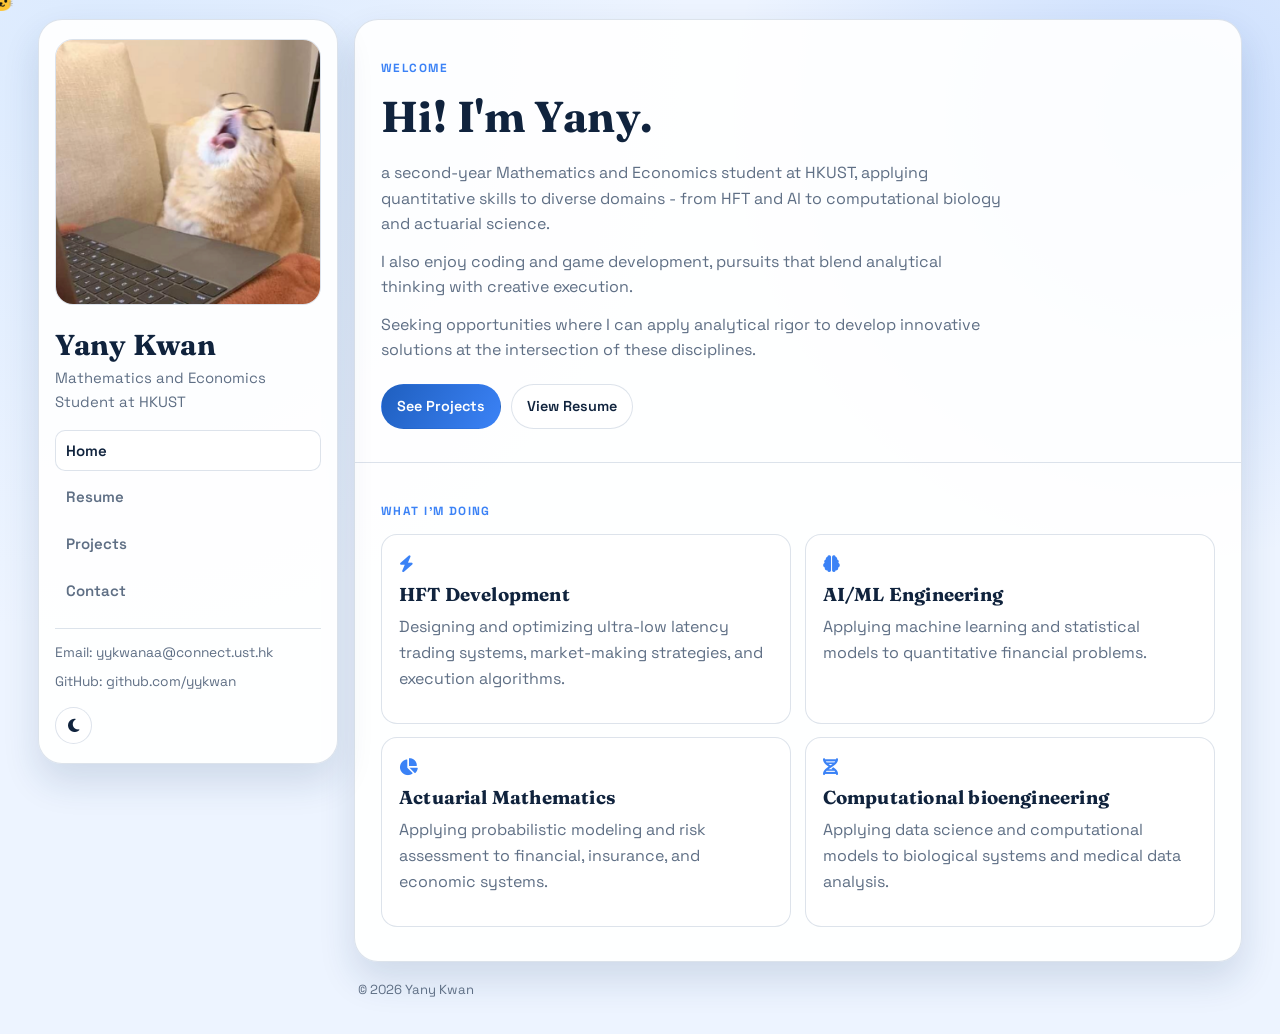
<file: index.html>
<!DOCTYPE html>
<html lang="en">
<head>
    <meta charset="UTF-8">
    <meta name="viewport" content="width=device-width, initial-scale=1.0">
    <title>Yany Kwan | Portfolio</title>
    <meta name="description" content="Personal website of Yany Kwan.">
    <link rel="stylesheet" href="style.css">
    <link rel="stylesheet" href="https://cdnjs.cloudflare.com/ajax/libs/font-awesome/6.4.0/css/all.min.css">
    <link rel="preconnect" href="https://fonts.googleapis.com">
    <link rel="preconnect" href="https://fonts.gstatic.com" crossorigin>
    <link href="https://fonts.googleapis.com/css2?family=Fraunces:opsz,wght@9..144,500;9..144,700&family=Space+Grotesk:wght@400;500;600;700&display=swap" rel="stylesheet">
    <link rel="icon" type="image/x-icon" href="assets/favicon.ico">
    <script defer src="script.js"></script>
</head>
<body>
    <span id="catCursorFollower" class="cat-cursor-follower" aria-hidden="true">🐱</span>

    <div class="layout cat-cursor">
        <aside class="sidebar reveal" data-reveal>
            <img class="avatar" src="assets/profile_cat_pic.png" alt="Yany Kwan profile image">
            <h1 class="name">Yany Kwan</h1>
            <p class="subtitle">Mathematics and Economics Student at HKUST</p>

            <nav class="side-nav" aria-label="Main">
                <a href="index.html" class="active">Home</a>
                <a href="resume.html">Resume</a>
                <a href="project.html">Projects</a>
                <a href="contact.html">Contact</a>
            </nav>

            <div class="side-meta">
                <span>Email: yykwanaa@connect.ust.hk</span>
                <span>GitHub: github.com/yykwan</span>
            </div>

            <button class="theme-toggle" id="themeToggle" aria-label="Toggle theme"><i class="fas fa-moon"></i></button>
        </aside>

        <main class="content">
            <div class="panel">
                <section class="panel-section">
                    <span class="eyebrow">Welcome</span>
                    <h2 class="hero-title">Hi! I'm Yany.</h2>
                    <p class="hero-copy">a second-year Mathematics and Economics student at HKUST, applying quantitative skills to diverse domains - from HFT and AI to computational biology and actuarial science.</p>
                    <p class="hero-copy">I also enjoy coding and game development, pursuits that blend analytical thinking with creative execution.</p>
                    <p class="hero-copy">Seeking opportunities where I can apply analytical rigor to develop innovative solutions at the intersection of these disciplines.</p>
                    <div class="cta-row">
                        <a class="btn btn-primary" href="project.html">See Projects</a>
                        <a class="btn btn-secondary" href="resume.html">View Resume</a>
                    </div>
                </section>

                <section class="panel-section">
                    <span class="eyebrow">What I'm Doing</span>
                    <div class="card-grid reveal" data-reveal>
                        <article class="feature-card">
                            <i class="fas fa-bolt"></i>
                            <h3 class="feature-title">HFT Development</h3>
                            <p class="muted">Designing and optimizing ultra-low latency trading systems, market-making strategies, and execution algorithms.</p>
                        </article>
                        <article class="feature-card">
                            <i class="fas fa-brain"></i>
                            <h3 class="feature-title">AI/ML Engineering</h3>
                            <p class="muted">Applying machine learning and statistical models to quantitative financial problems.</p>
                        </article>
                        <article class="feature-card">
                            <i class="fas fa-chart-pie"></i>
                            <h3 class="feature-title">Actuarial Mathematics</h3>
                            <p class="muted">Applying probabilistic modeling and risk assessment to financial, insurance, and economic systems.</p>
                        </article>
                        <article class="feature-card">
                            <i class="fas fa-dna"></i>
                            <h3 class="feature-title">Computational bioengineering</h3>
                            <p class="muted">Applying data science and computational models to biological systems and medical data analysis.</p>
                        </article>
                    </div>
                </section>
            </div>

            <footer class="site-footer">
                <span>&copy; <span id="currentYear"></span> Yany Kwan</span>
            </footer>
        </main>
    </div>
</body>
</html>
</file>
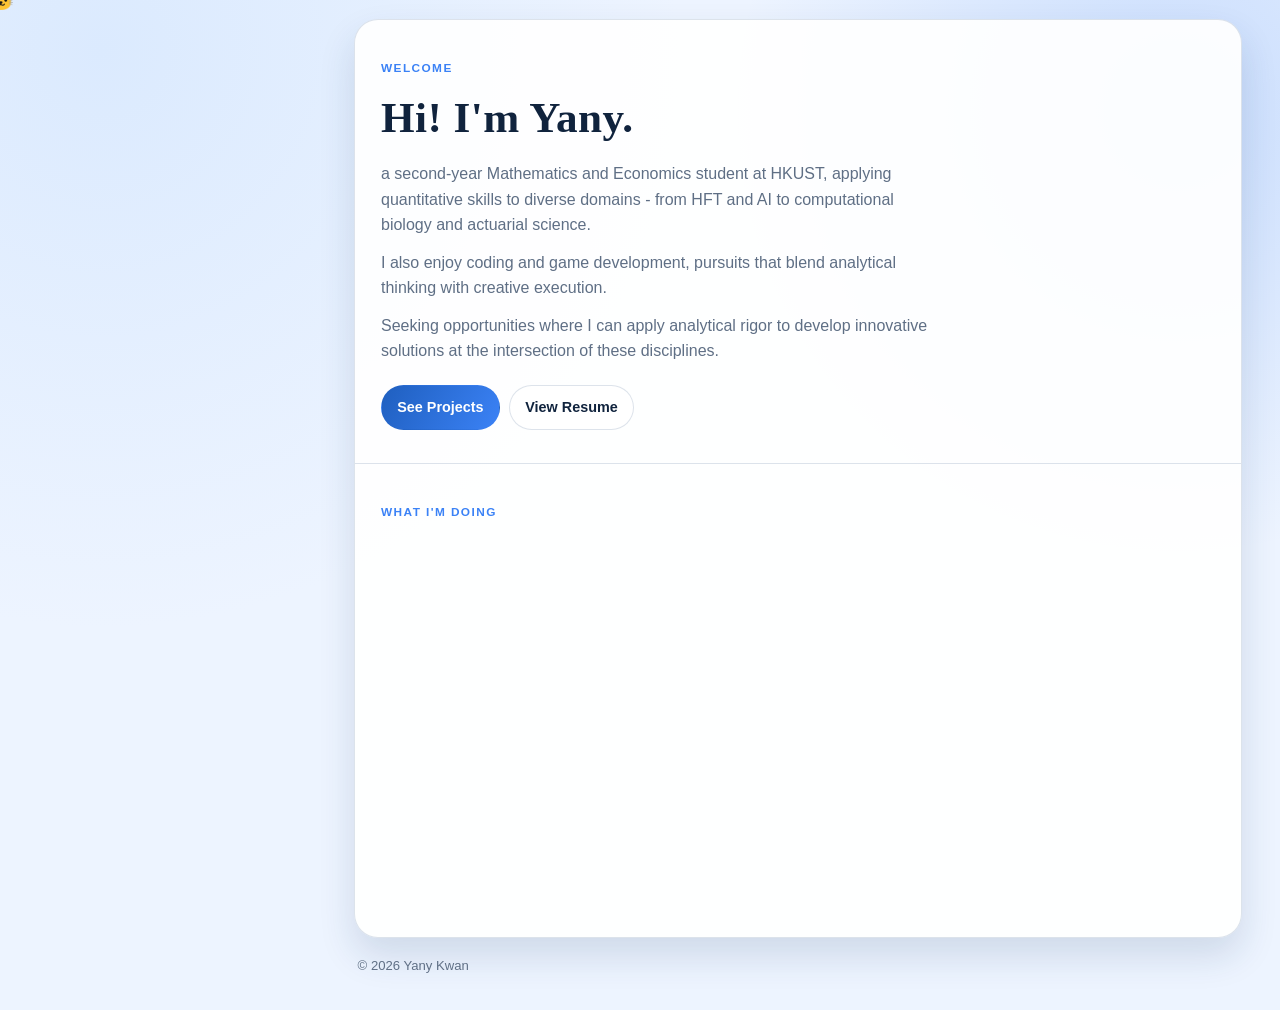
<file: about.html>
<!DOCTYPE html>
<html lang="en">
<head>
    <meta charset="UTF-8">
    <meta http-equiv="refresh" content="0; url=index.html">
    <meta name="viewport" content="width=device-width, initial-scale=1.0">
    <title>About | Yany Kwan</title>
    <link rel="icon" type="image/x-icon" href="assets/favicon.ico">
</head>
<body>
    <p>About is now merged into Home. If you are not redirected, <a href="index.html">go to Home</a>.</p>
</body>
</html>
</file>
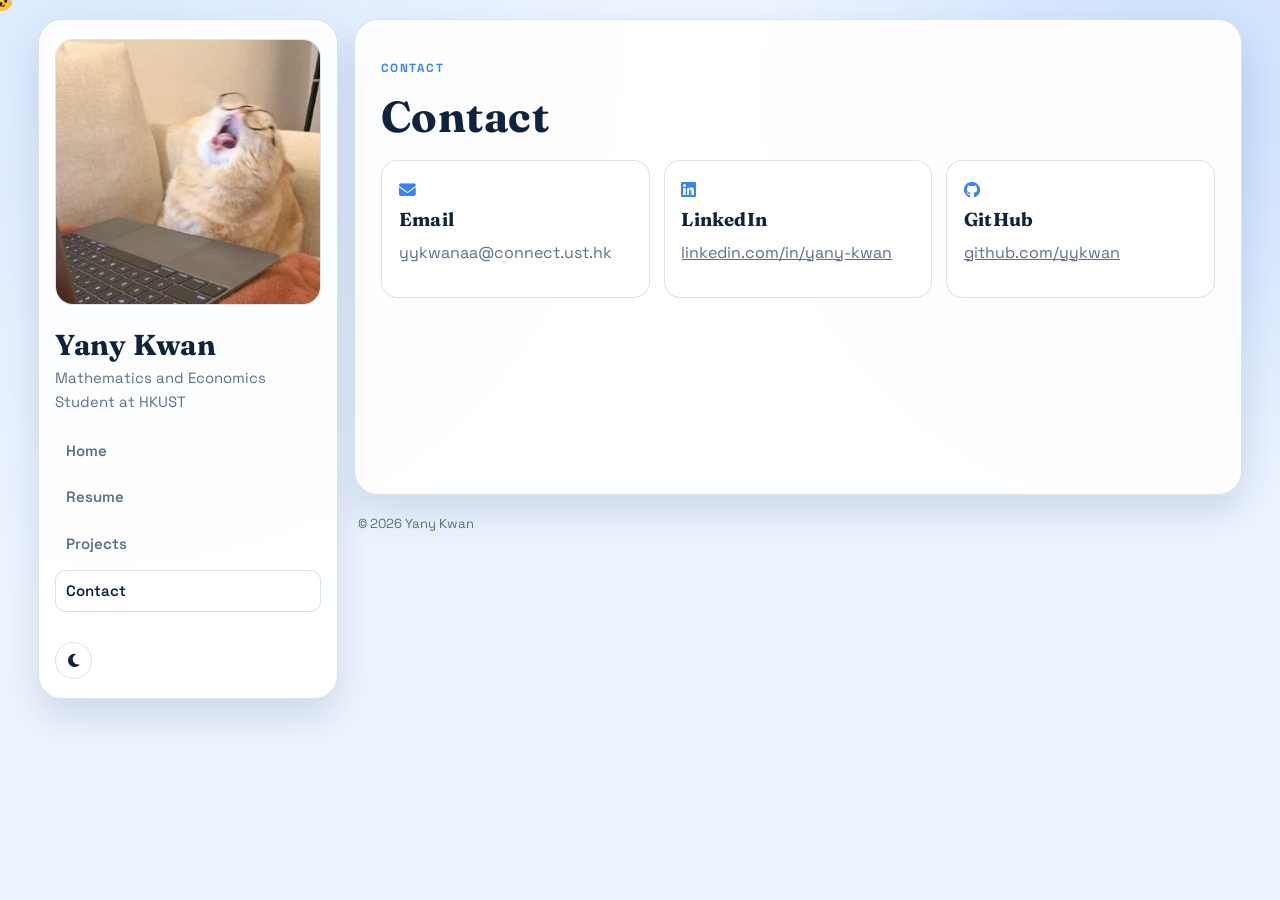
<file: contact.html>
<!DOCTYPE html>
<html lang="en">
<head>
    <meta charset="UTF-8">
    <meta name="viewport" content="width=device-width, initial-scale=1.0">
    <title>Contact | Yany Kwan</title>
    <meta name="description" content="Contact details of Yany Kwan.">
    <link rel="stylesheet" href="style.css">
    <link rel="stylesheet" href="https://cdnjs.cloudflare.com/ajax/libs/font-awesome/6.4.0/css/all.min.css">
    <link rel="preconnect" href="https://fonts.googleapis.com">
    <link rel="preconnect" href="https://fonts.gstatic.com" crossorigin>
    <link href="https://fonts.googleapis.com/css2?family=Fraunces:opsz,wght@9..144,500;9..144,700&family=Space+Grotesk:wght@400;500;600;700&display=swap" rel="stylesheet">
    <link rel="icon" type="image/x-icon" href="assets/favicon.ico">
    <script defer src="script.js"></script>
</head>
<body>
    <span id="catCursorFollower" class="cat-cursor-follower" aria-hidden="true">🐱</span>

    <div class="layout cat-cursor">
        <aside class="sidebar reveal" data-reveal>
            <img class="avatar" src="assets/profile_cat_pic.png" alt="Yany Kwan profile image">
            <h1 class="name">Yany Kwan</h1>
            <p class="subtitle">Mathematics and Economics Student at HKUST</p>
            <nav class="side-nav" aria-label="Main">
                <a href="index.html">Home</a>
                <a href="resume.html">Resume</a>
                <a href="project.html">Projects</a>
                <a href="contact.html" class="active">Contact</a>
            </nav>
            <button class="theme-toggle" id="themeToggle" aria-label="Toggle theme"><i class="fas fa-moon"></i></button>
        </aside>

        <main class="content">
            <div class="panel">
                <section class="panel-section reveal" data-reveal>
                    <span class="eyebrow">Contact</span>
                    <h2 class="hero-title">Contact</h2>
                    <div class="contact-grid">
                        <article class="contact-card">
                            <i class="fas fa-envelope"></i>
                            <h3 class="contact-title">Email</h3>
                            <p class="muted">yykwanaa@connect.ust.hk</p>
                        </article>
                        <article class="contact-card">
                            <i class="fab fa-linkedin"></i>
                            <h3 class="contact-title">LinkedIn</h3>
                            <p class="muted"><a href="https://www.linkedin.com/in/yany-kwan-92737424a" target="_blank" rel="noopener noreferrer">linkedin.com/in/yany-kwan</a></p>
                        </article>
                        <article class="contact-card">
                            <i class="fab fa-github"></i>
                            <h3 class="contact-title">GitHub</h3>
                            <p class="muted"><a href="https://github.com/yykwan" target="_blank" rel="noopener noreferrer">github.com/yykwan</a></p>
                        </article>
                    </div>
                </section>
            </div>

            <footer class="site-footer">
                <span>&copy; <span id="currentYear"></span> Yany Kwan</span>
            </footer>
        </main>
    </div>
</body>
</html>
</file>
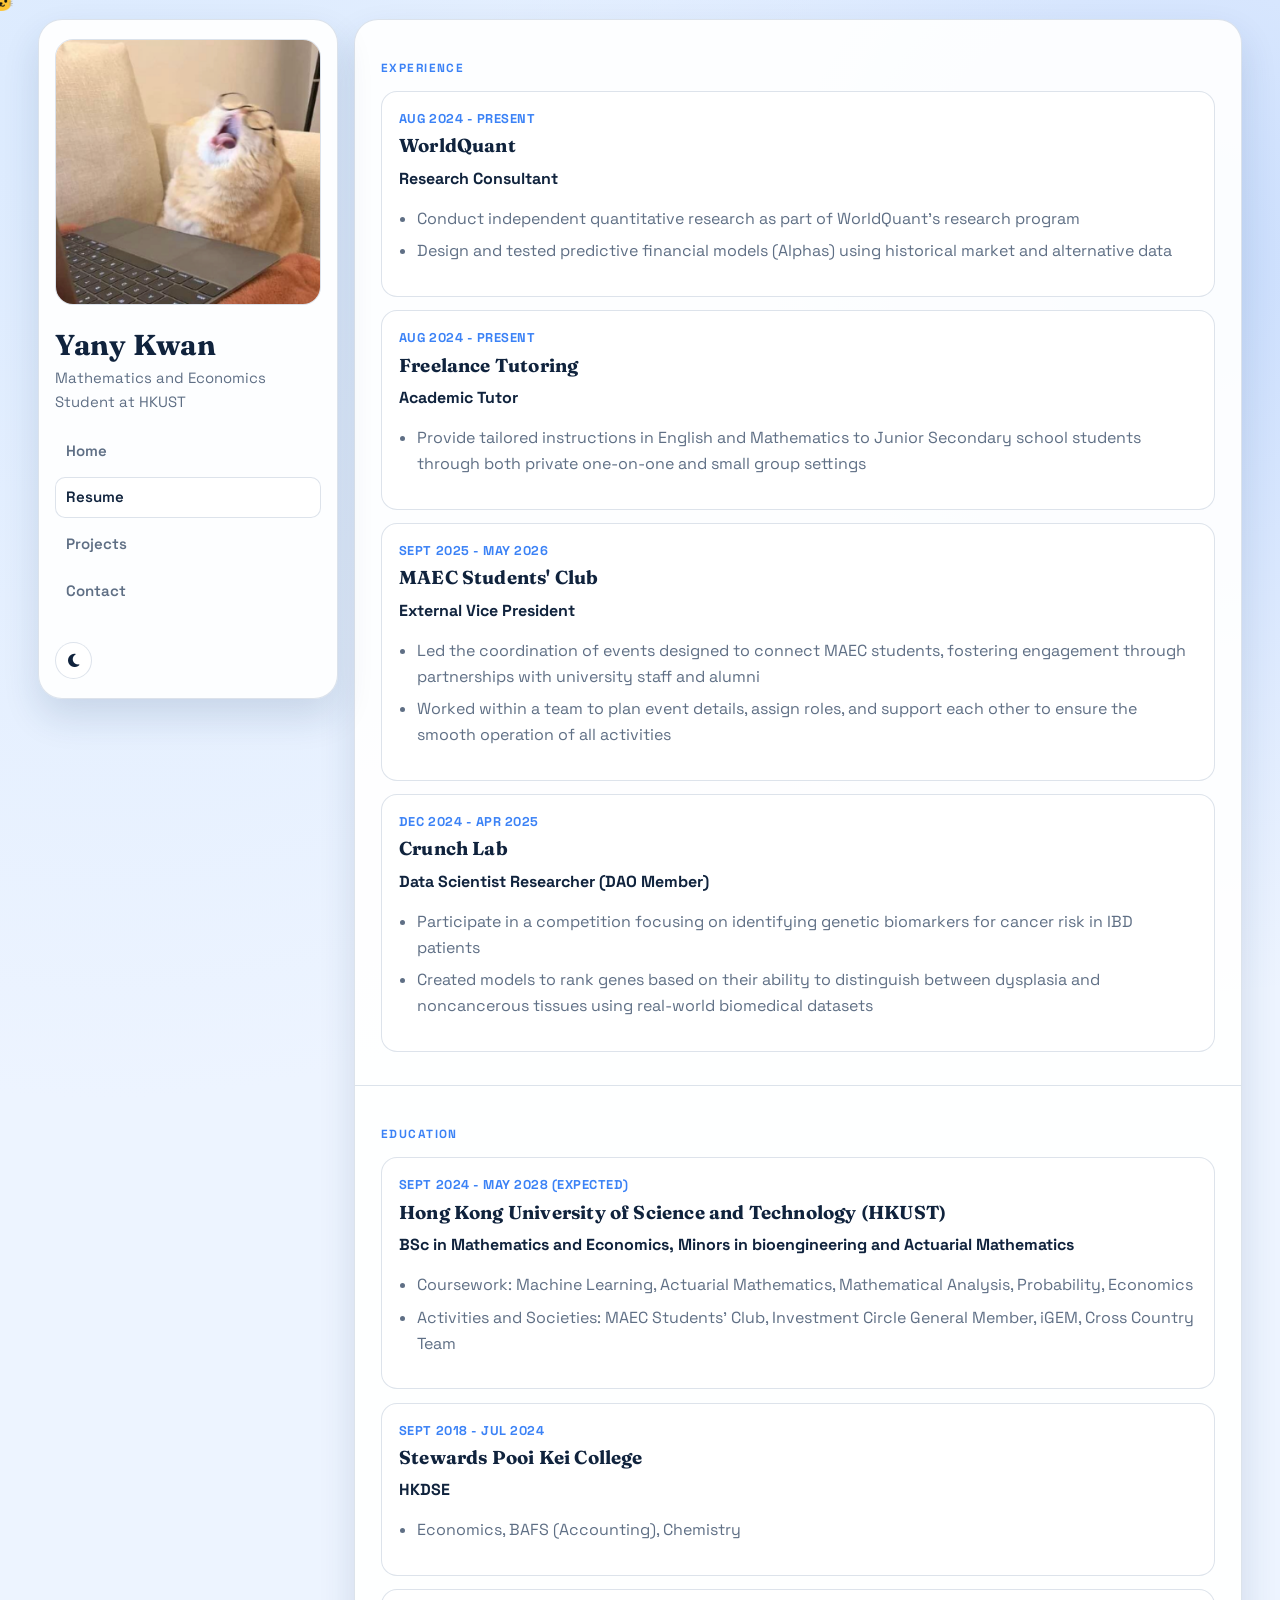
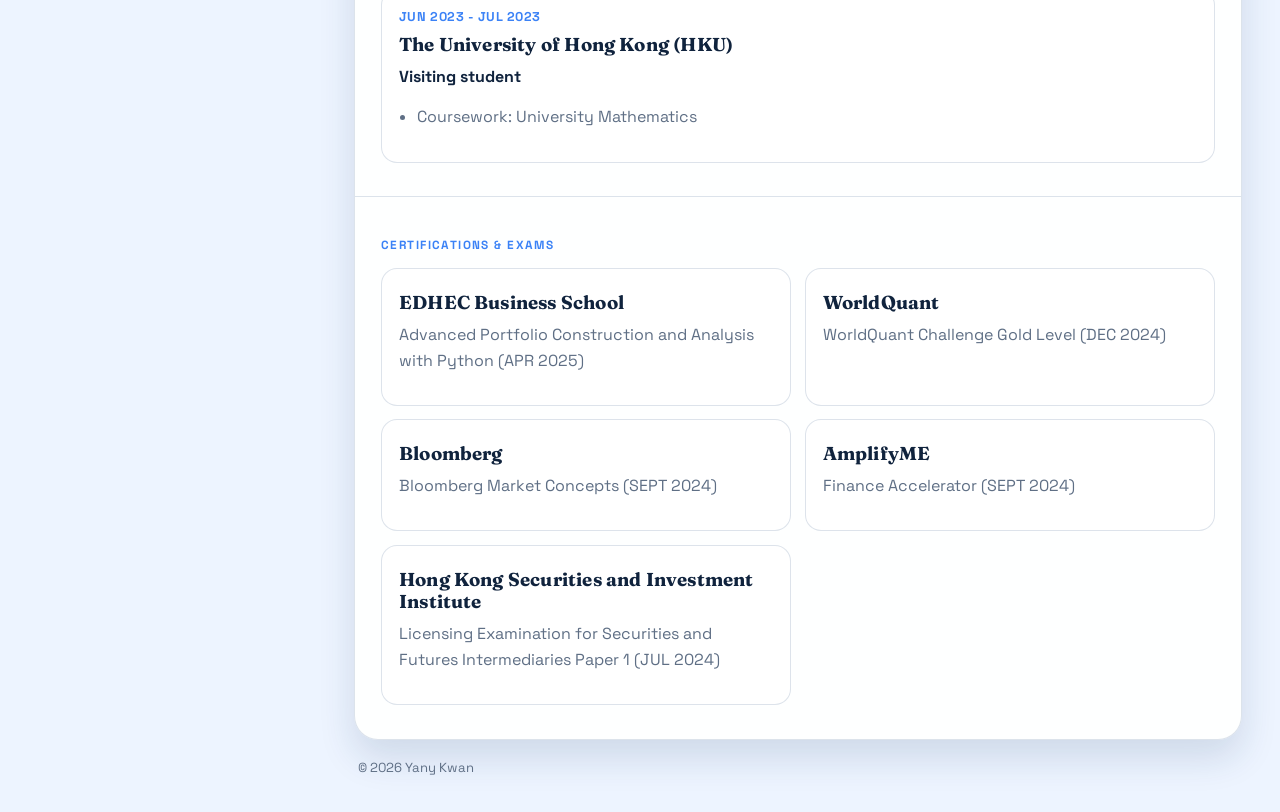
<file: resume.html>
<!DOCTYPE html>
<html lang="en">
<head>
    <meta charset="UTF-8">
    <meta name="viewport" content="width=device-width, initial-scale=1.0">
    <title>Resume | Yany Kwan</title>
    <meta name="description" content="Resume of Yany Kwan.">
    <link rel="stylesheet" href="style.css">
    <link rel="stylesheet" href="https://cdnjs.cloudflare.com/ajax/libs/font-awesome/6.4.0/css/all.min.css">
    <link rel="preconnect" href="https://fonts.googleapis.com">
    <link rel="preconnect" href="https://fonts.gstatic.com" crossorigin>
    <link href="https://fonts.googleapis.com/css2?family=Fraunces:opsz,wght@9..144,500;9..144,700&family=Space+Grotesk:wght@400;500;600;700&display=swap" rel="stylesheet">
    <link rel="icon" type="image/x-icon" href="assets/favicon.ico">
    <script defer src="script.js"></script>
</head>
<body>
    <span id="catCursorFollower" class="cat-cursor-follower" aria-hidden="true">🐱</span>

    <div class="layout cat-cursor">
        <aside class="sidebar reveal" data-reveal>
            <img class="avatar" src="assets/profile_cat_pic.png" alt="Yany Kwan profile image">
            <h1 class="name">Yany Kwan</h1>
            <p class="subtitle">Mathematics and Economics Student at HKUST</p>
            <nav class="side-nav" aria-label="Main">
                <a href="index.html">Home</a>
                <a href="resume.html" class="active">Resume</a>
                <a href="project.html">Projects</a>
                <a href="contact.html">Contact</a>
            </nav>
            <button class="theme-toggle" id="themeToggle" aria-label="Toggle theme"><i class="fas fa-moon"></i></button>
        </aside>

        <main class="content">
            <div class="panel">
                <section class="panel-section reveal" data-reveal>
                    <span class="eyebrow">Experience</span>
                    <div class="timeline">
                        <article class="timeline-entry">
                            <div class="timeline-meta">AUG 2024 - Present</div>
                            <h3 class="timeline-role">WorldQuant</h3>
                            <p><strong>Research Consultant</strong></p>
                            <ul class="muted">
                                <li>Conduct independent quantitative research as part of WorldQuant's research program</li>
                                <li>Design and tested predictive financial models (Alphas) using historical market and alternative data</li>
                            </ul>
                        </article>
                        <article class="timeline-entry">
                            <div class="timeline-meta">AUG 2024 - Present</div>
                            <h3 class="timeline-role">Freelance Tutoring</h3>
                            <p><strong>Academic Tutor</strong></p>
                            <ul class="muted">
                                <li>Provide tailored instructions in English and Mathematics to Junior Secondary school students through both private one-on-one and small group settings</li>
                            </ul>
                        </article>
                        <article class="timeline-entry">
                            <div class="timeline-meta">SEPT 2025 - MAY 2026</div>
                            <h3 class="timeline-role">MAEC Students' Club</h3>
                            <p><strong>External Vice President</strong></p>
                            <ul class="muted">
                                <li>Led the coordination of events designed to connect MAEC students, fostering engagement through partnerships with university staff and alumni</li>
                                <li>Worked within a team to plan event details, assign roles, and support each other to ensure the smooth operation of all activities</li>
                            </ul>
                        </article>
                        <article class="timeline-entry">
                            <div class="timeline-meta">DEC 2024 - APR 2025</div>
                            <h3 class="timeline-role">Crunch Lab</h3>
                            <p><strong>Data Scientist Researcher (DAO Member)</strong></p>
                            <ul class="muted">
                                <li>Participate in a competition focusing on identifying genetic biomarkers for cancer risk in IBD patients</li>
                                <li>Created models to rank genes based on their ability to distinguish between dysplasia and noncancerous tissues using real-world biomedical datasets</li>
                            </ul>
                        </article>
                    </div>
                </section>

                <section class="panel-section reveal" data-reveal>
                    <span class="eyebrow">Education</span>
                    <div class="timeline">
                        <article class="timeline-entry">
                            <div class="timeline-meta">SEPT 2024 - MAY 2028 (EXPECTED)</div>
                            <h3 class="timeline-role">Hong Kong University of Science and Technology (HKUST)</h3>
                            <p><strong>BSc in Mathematics and Economics, Minors in bioengineering and Actuarial Mathematics</strong></p>
                            <ul class="muted">
                                <li>Coursework: Machine Learning, Actuarial Mathematics, Mathematical Analysis, Probability, Economics</li>
                                <li>Activities and Societies: MAEC Students' Club, Investment Circle General Member, iGEM, Cross Country Team</li>
                            </ul>
                        </article>
                        <article class="timeline-entry">
                            <div class="timeline-meta">SEPT 2018 - JUL 2024</div>
                            <h3 class="timeline-role">Stewards Pooi Kei College</h3>
                            <p><strong>HKDSE</strong></p>
                            <ul class="muted">
                                <li>Economics, BAFS (Accounting), Chemistry</li>
                            </ul>
                        </article>
                        <article class="timeline-entry">
                            <div class="timeline-meta">JUN 2023 - JUL 2023</div>
                            <h3 class="timeline-role">The University of Hong Kong (HKU)</h3>
                            <p><strong>Visiting student</strong></p>
                            <ul class="muted">
                                <li>Coursework: University Mathematics</li>
                            </ul>
                        </article>
                    </div>
                </section>

                <section class="panel-section reveal" data-reveal>
                    <span class="eyebrow">Certifications & Exams</span>
                    <div class="card-grid">
                        <article class="feature-card">
                            <h3 class="feature-title">EDHEC Business School</h3>
                            <p class="muted">Advanced Portfolio Construction and Analysis with Python (APR 2025)</p>
                        </article>
                        <article class="feature-card">
                            <h3 class="feature-title">WorldQuant</h3>
                            <p class="muted">WorldQuant Challenge Gold Level (DEC 2024)</p>
                        </article>
                        <article class="feature-card">
                            <h3 class="feature-title">Bloomberg</h3>
                            <p class="muted">Bloomberg Market Concepts (SEPT 2024)</p>
                        </article>
                        <article class="feature-card">
                            <h3 class="feature-title">AmplifyME</h3>
                            <p class="muted">Finance Accelerator (SEPT 2024)</p>
                        </article>
                        <article class="feature-card">
                            <h3 class="feature-title">Hong Kong Securities and Investment Institute</h3>
                            <p class="muted">Licensing Examination for Securities and Futures Intermediaries Paper 1 (JUL 2024)</p>
                        </article>
                    </div>
                </section>
            </div>

            <footer class="site-footer">
                <span>&copy; <span id="currentYear"></span> Yany Kwan</span>
            </footer>
        </main>
    </div>
</body>
</html>
</file>
<file: style.css>
:root {
    --bg: #edf4ff;
    --bg-2: #dbeafe;
    --surface: rgba(255, 255, 255, 0.92);
    --surface-strong: #ffffff;
    --text: #10233d;
    --muted: #5f6f85;
    --line: rgba(45, 84, 133, 0.16);
    --brand: #1f5fbf;
    --brand-2: #3b82f6;
    --shadow: 0 18px 36px rgba(22, 56, 102, 0.14);
    --radius-lg: 24px;
    --radius-md: 16px;
}

body.dark-theme {
    --bg: #0d1a2d;
    --bg-2: #152844;
    --surface: rgba(22, 39, 64, 0.88);
    --surface-strong: #1c3254;
    --text: #e7f0ff;
    --muted: #a8b7cf;
    --line: rgba(180, 210, 255, 0.2);
    --brand: #60a5fa;
    --brand-2: #8ab9ff;
    --shadow: 0 20px 36px rgba(4, 10, 20, 0.5);
}

* {
    box-sizing: border-box;
}

html,
body {
    margin: 0;
    padding: 0;
    min-height: 100%;
}

body {
    font-family: "Space Grotesk", "Segoe UI", sans-serif;
    color: var(--text);
    background: radial-gradient(circle at 8% 5%, var(--bg-2), transparent 38%),
        radial-gradient(circle at 92% 11%, rgba(59, 130, 246, 0.2), transparent 30%),
        var(--bg);
    line-height: 1.62;
    overflow-x: hidden;
}

h1,
h2,
h3,
h4 {
    margin: 0 0 0.72rem;
    font-family: "Fraunces", Georgia, serif;
    letter-spacing: 0.01em;
    line-height: 1.2;
}

p {
    margin: 0 0 0.88rem;
}

ul {
    margin: 0.62rem 0 0.92rem 1.15rem;
    padding: 0;
}

li {
    margin-bottom: 0.42rem;
}

a {
    color: inherit;
}

@media (hover: hover) and (pointer: fine) {
    body,
    .cat-cursor,
    .cat-cursor * {
        cursor: none !important;
    }
}

.layout {
    width: min(1220px, 94vw);
    margin: 1.2rem auto 2rem;
    display: grid;
    grid-template-columns: 300px 1fr;
    gap: 1rem;
}

.sidebar {
    position: sticky;
    top: 14px;
    align-self: start;
    padding: 1.2rem 1rem;
    border-radius: var(--radius-lg);
    border: 1px solid var(--line);
    background: var(--surface);
    box-shadow: var(--shadow);
}

.avatar {
    width: 100%;
    aspect-ratio: 1 / 1;
    object-fit: cover;
    border-radius: 18px;
    border: 1px solid var(--line);
    margin-bottom: 0.95rem;
}

.name {
    font-size: 1.8rem;
    margin-bottom: 0.2rem;
}

.subtitle {
    color: var(--muted);
    font-size: 0.93rem;
    margin-bottom: 1rem;
}

.side-nav {
    display: grid;
    gap: 0.35rem;
    margin-bottom: 1rem;
}

.side-nav a {
    text-decoration: none;
    border: 1px solid transparent;
    border-radius: 10px;
    padding: 0.46rem 0.62rem;
    color: var(--muted);
    font-size: 0.94rem;
    font-weight: 600;
}

.side-nav a.active,
.side-nav a:hover {
    color: var(--text);
    border-color: var(--line);
    background: var(--surface-strong);
}

.side-meta {
    border-top: 1px solid var(--line);
    padding-top: 0.75rem;
    margin-top: 0.25rem;
    display: grid;
    gap: 0.45rem;
    font-size: 0.86rem;
    color: var(--muted);
}

.theme-toggle {
    margin-top: 0.9rem;
    border: 1px solid var(--line);
    background: var(--surface-strong);
    color: var(--text);
    width: 2.3rem;
    height: 2.3rem;
    border-radius: 50%;
    font-size: 0.95rem;
    display: inline-flex;
    align-items: center;
    justify-content: center;
}

.content {
    display: grid;
    gap: 1rem;
}

.panel {
    border-radius: var(--radius-lg);
    border: 1px solid var(--line);
    background: var(--surface);
    box-shadow: var(--shadow);
    overflow: hidden;
}

.panel-section {
    padding: 2.1rem clamp(1rem, 2vw, 2rem);
}

.panel-section + .panel-section {
    border-top: 1px solid var(--line);
}

.eyebrow {
    display: inline-block;
    font-size: 0.74rem;
    text-transform: uppercase;
    letter-spacing: 0.12em;
    color: var(--brand-2);
    font-weight: 700;
    margin-bottom: 0.88rem;
}

.hero-title {
    font-size: clamp(1.75rem, 4vw, 2.7rem);
    margin-bottom: 1.05rem;
}

.hero-copy {
    color: var(--muted);
    font-size: 1rem;
    max-width: 62ch;
    margin-bottom: 0.7rem;
}

.cta-row {
    margin-top: 1.3rem;
    display: flex;
    flex-wrap: wrap;
    gap: 0.58rem;
}

.btn {
    text-decoration: none;
    border-radius: 999px;
    padding: 0.6rem 0.95rem;
    border: 1px solid var(--line);
    font-size: 0.9rem;
    font-weight: 600;
}

.btn-primary {
    background: linear-gradient(120deg, var(--brand), #3b82f6);
    color: #fff;
    border-color: transparent;
}

.btn-secondary {
    background: var(--surface-strong);
    color: var(--text);
}

.card-grid,
.project-grid,
.contact-grid {
    display: grid;
    grid-template-columns: repeat(12, 1fr);
    gap: 0.85rem;
}

.feature-card,
.timeline-entry,
.project-card,
.contact-card {
    border: 1px solid var(--line);
    border-radius: var(--radius-md);
    background: var(--surface-strong);
    padding: 1.06rem;
}

.feature-card {
    grid-column: span 6;
}

.feature-card i,
.contact-card i {
    color: var(--brand-2);
    font-size: 1.05rem;
}

.feature-title,
.timeline-role,
.project-title,
.contact-title {
    font-weight: 700;
    margin-top: 0.35rem;
    margin-bottom: 0.5rem;
}

.timeline {
    display: grid;
    gap: 0.84rem;
}

.timeline-meta {
    font-size: 0.8rem;
    color: var(--brand-2);
    letter-spacing: 0.04em;
    font-weight: 700;
    text-transform: uppercase;
    margin-bottom: 0.3rem;
}

.muted {
    color: var(--muted);
}

.filter-row,
.skill-row,
.tag-row {
    margin-top: 0.72rem;
    display: flex;
    flex-wrap: wrap;
    gap: 0.45rem;
}

.filter-btn,
.skill-pill,
.tag {
    border-radius: 999px;
    border: 1px solid var(--line);
    font-size: 0.76rem;
    padding: 0.28rem 0.7rem;
    background: rgba(59, 130, 246, 0.11);
    color: var(--text);
}

.filter-btn {
    background: var(--surface-strong);
    color: var(--muted);
}

.filter-btn.active {
    background: linear-gradient(120deg, var(--brand), #3b82f6);
    color: #fff;
    border-color: transparent;
}

.project-card {
    grid-column: span 6;
}

.project-card.hidden {
    display: none;
}

.project-media {
    width: 100%;
    border-radius: 12px;
    border: 1px solid var(--line);
    margin-top: 0.7rem;
}

.project-links {
    display: flex;
    flex-wrap: wrap;
    gap: 0.62rem;
    margin-top: 0.72rem;
}

.project-links a {
    font-size: 0.84rem;
    color: var(--brand-2);
    text-decoration: none;
    font-weight: 600;
}

.contact-card {
    grid-column: span 4;
}

.site-footer {
    font-size: 0.82rem;
    color: var(--muted);
    padding: 0.1rem 0.2rem;
}

.lightbox {
    position: fixed;
    inset: 0;
    background: rgba(7, 11, 20, 0.82);
    display: none;
    align-items: center;
    justify-content: center;
    z-index: 90;
    padding: 1rem;
}

.lightbox.open {
    display: flex;
}

.lightbox-content {
    width: min(920px, 92vw);
    background: #fff;
    border-radius: 14px;
    overflow: hidden;
}

.lightbox-content img {
    width: 100%;
    max-height: 72vh;
    object-fit: contain;
    background: #101e33;
}

.lightbox-caption {
    padding: 0.7rem 0.95rem;
    color: #1f3048;
    font-size: 0.88rem;
}

.reveal {
    opacity: 0;
    transform: translateY(20px);
    transition: opacity 0.55s ease, transform 0.55s ease;
}

.reveal.in {
    opacity: 1;
    transform: none;
}

.cat-cursor-follower {
    position: fixed;
    width: 32px;
    height: 32px;
    pointer-events: none;
    z-index: 120;
    opacity: 0;
    transform: translate(-50%, -50%);
    transition: opacity 0.2s ease;
    display: inline-flex;
    align-items: center;
    justify-content: center;
    font-size: 22px;
    line-height: 1;
}

@media (hover: hover) and (pointer: fine) {
    .cat-cursor-follower {
        opacity: 0.92;
    }
}

@media (max-width: 1020px) {
    .layout {
        grid-template-columns: 1fr;
    }

    .sidebar {
        position: static;
    }

    .feature-card {
        grid-column: span 12;
    }

    .project-card,
    .contact-card {
        grid-column: span 12;
    }
}

@media (max-width: 700px) {
    .panel-section {
        padding: 1.6rem 0.9rem;
    }

    .cat-cursor-follower {
        display: none;
    }
}

@media (prefers-reduced-motion: reduce) {
    *,
    *::before,
    *::after {
        animation: none !important;
        transition: none !important;
        scroll-behavior: auto !important;
    }
}
</file>
